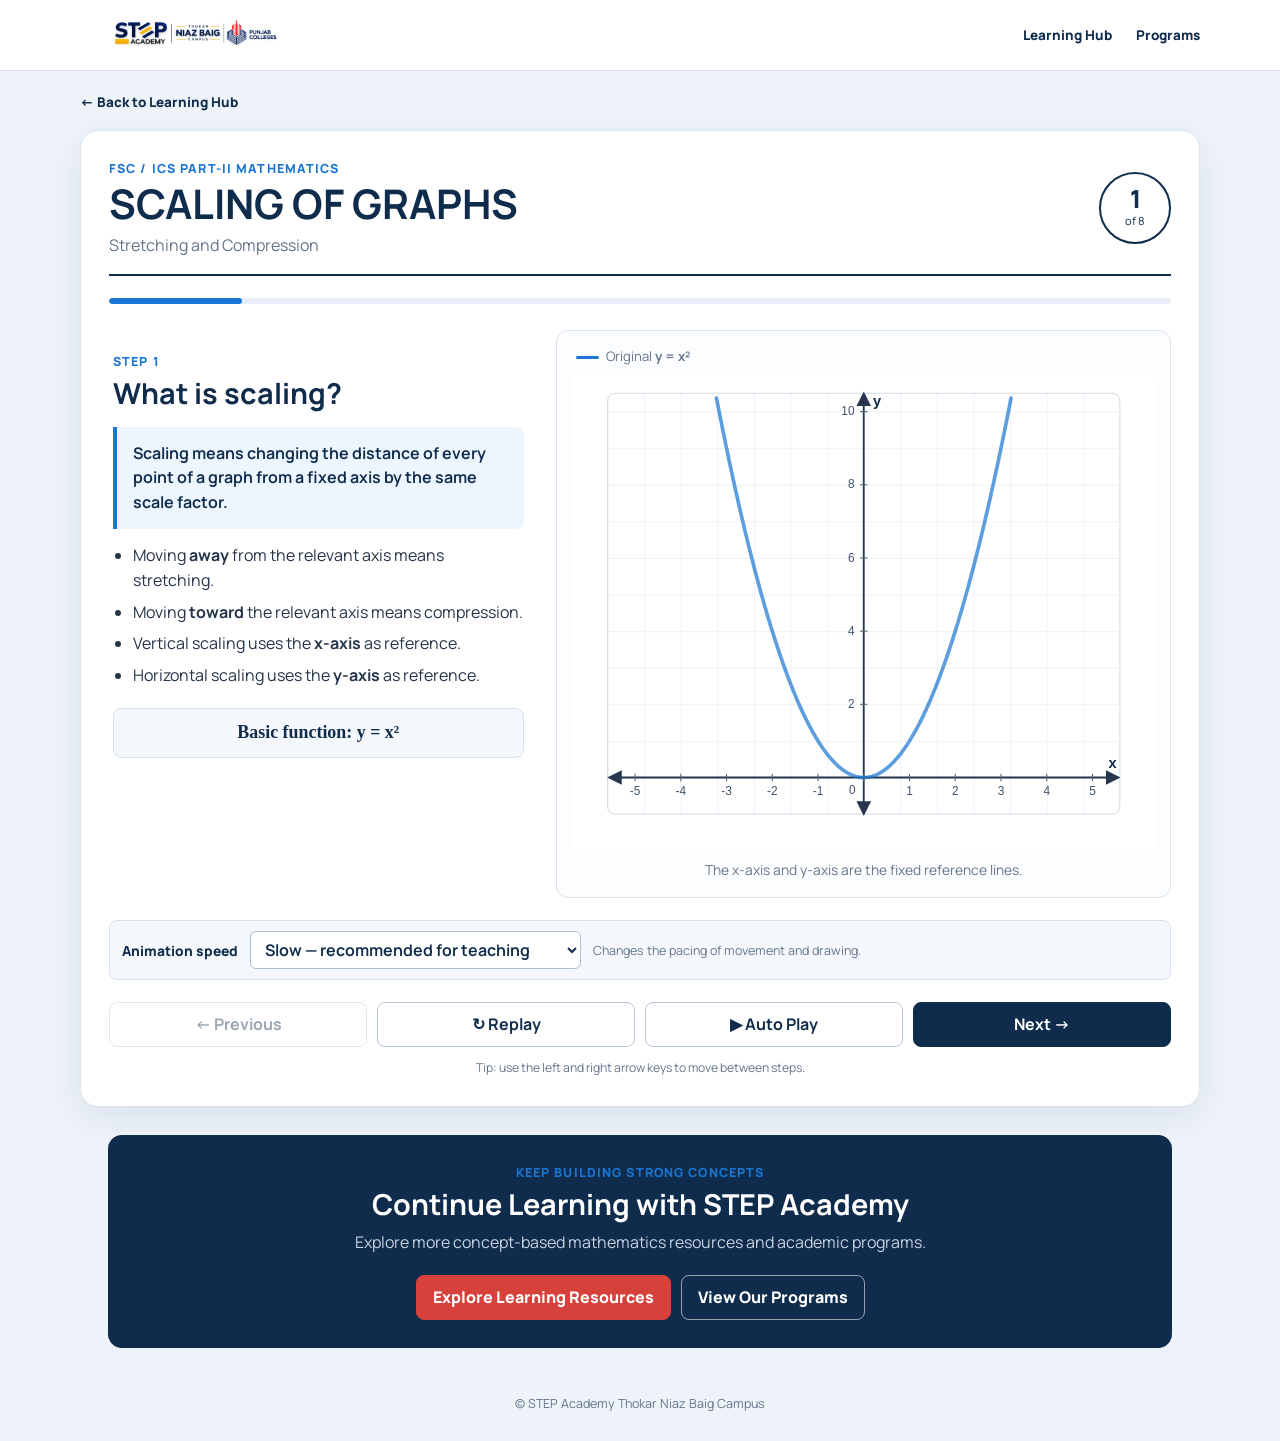
<file: learning/scaling-of-graphs/index.html>
<!doctype html>
<html lang="en">
<head>
  <meta charset="utf-8">
  <meta name="viewport" content="width=device-width, initial-scale=1">
  <meta name="description" content="Understand vertical and horizontal stretching and compression through an interactive graphical lesson by STEP Academy Thokar Niaz Baig Campus.">
  <meta name="robots" content="index,follow">
  <meta name="theme-color" content="#07152f">
  <link rel="canonical" href="https://stepacademythokar.pk/learning/scaling-of-graphs">
  <meta property="og:type" content="article">
  <meta property="og:title" content="Scaling of Graphs — Interactive Mathematics Lesson | STEP Academy Thokar">
  <meta property="og:description" content="Understand vertical and horizontal stretching and compression through an interactive graphical lesson by STEP Academy Thokar Niaz Baig Campus.">
  <meta property="og:url" content="https://stepacademythokar.pk/learning/scaling-of-graphs">
  <meta property="og:site_name" content="STEP Academy Thokar Niaz Baig">
  <title>Scaling of Graphs — Interactive Mathematics Lesson | STEP Academy Thokar</title>
  <link rel="preconnect" href="https://fonts.googleapis.com">
  <link rel="preconnect" href="https://fonts.gstatic.com" crossorigin>
  <link href="https://fonts.googleapis.com/css2?family=Manrope:wght@400;500;600;700;800&display=swap" rel="stylesheet">
  <link rel="stylesheet" href="lesson.css">
</head>
<body>
  <a class="skip-link" href="#lesson">Skip to lesson</a>
  <header class="resource-site-header">
    <div class="resource-nav">
      <a class="resource-brand" href="../../index.html" aria-label="STEP Academy Thokar Niaz Baig home">
        <img src="/assets/images/STEP-PGC-LOGO.png" alt="STEP Academy Thokar Niaz Baig Campus — A Project of Punjab Colleges">
      </a>
      <nav aria-label="Resource navigation">
        <a href="../../index.html#learning">Learning Hub</a>
        <a href="../../index.html#programs">Programs</a>
      </nav>
    </div>
  </header>
  <div class="resource-breadcrumb"><a href="../../index.html#learning">← Back to Learning Hub</a></div>
  <main class="lesson-shell" id="lesson">
    <header class="lesson-header">
      <div class="title-row">
        <div>
          <p class="eyebrow">FSc / ICS Part-II Mathematics</p>
          <h1>SCALING OF GRAPHS</h1>
          <p class="subtitle">Stretching and Compression</p>
        </div>
        <div class="step-badge" aria-live="polite"><span id="stepNumber">1</span><small>of 8</small></div>
      </div>
    </header>

    <div class="progress" aria-label="Lesson progress"><div id="progressFill"></div></div>

    <section class="board" aria-live="polite">
      <div class="explanation">
        <p class="step-kicker" id="stepKicker">Step 1</p>
        <h2 id="stepTitle"></h2>
        <div id="stepText"></div>
        <div class="equations" id="equations"></div>
        <div class="conclusion" id="conclusion"></div>
      </div>

      <div class="graph-card">
        <div class="graph-key" aria-label="Graph legend">
          <span><i class="key-line original"></i>Original <b>y = x²</b></span>
          <span id="transformedKey"><i class="key-line transformed"></i>Transformed <b id="transformedLabel"></b></span>
        </div>
        <svg id="graph" viewBox="0 0 640 520" role="img" aria-labelledby="graphTitle graphDesc">
          <title id="graphTitle">Coordinate graph illustrating scaling</title>
          <desc id="graphDesc">The original parabola y equals x squared and its transformation, with corresponding points and guides.</desc>
          <defs>
            <pattern id="smallGrid" width="40" height="40" patternUnits="userSpaceOnUse">
              <path d="M 40 0 L 0 0 0 40" fill="none" stroke="#dbe5ef" stroke-width="1"/>
            </pattern>
            <marker id="axisArrow" markerWidth="8" markerHeight="8" refX="4" refY="4" orient="auto-start-reverse">
              <path d="M0,0 L8,4 L0,8 Z" fill="#25364d"/>
            </marker>
            <marker id="moveArrow" markerWidth="8" markerHeight="8" refX="7" refY="4" orient="auto">
              <path d="M0,0 L8,4 L0,8 Z" fill="#d54b45"/>
            </marker>
          </defs>
          <rect class="plot-bg" x="40" y="20" width="560" height="460" rx="8"/>
          <g id="axes"></g>
          <g id="guides"></g>
          <path id="originalCurve" class="curve original-curve"/>
          <path id="transformedCurve" class="curve transformed-curve"/>
          <g id="trails"></g>
          <g id="points"></g>
          <g id="labels"></g>
        </svg>
        <p class="graph-hint" id="graphHint"></p>
      </div>
    </section>

    <div class="playback-settings">
      <label for="speedSelect">Animation speed</label>
      <select id="speedSelect" aria-describedby="speedHelp">
        <option value="slow" selected>Slow — recommended for teaching</option>
        <option value="normal">Normal</option>
        <option value="fast">Fast</option>
      </select>
      <span id="speedHelp">Changes the pacing of movement and drawing.</span>
    </div>
    <nav class="controls" aria-label="Lesson controls">
      <button id="previousBtn" type="button">← Previous</button>
      <button id="replayBtn" type="button">↻ Replay</button>
      <button id="autoBtn" type="button" aria-pressed="false">▶ Auto Play</button>
      <button id="nextBtn" class="primary" type="button">Next →</button>
    </nav>
    <p class="keyboard-tip">Tip: use the left and right arrow keys to move between steps.</p>
  </main>
  <section class="continue-learning" aria-labelledby="continueTitle">
    <p class="step-kicker">Keep building strong concepts</p>
    <h2 id="continueTitle">Continue Learning with STEP Academy</h2>
    <p>Explore more concept-based mathematics resources and academic programs.</p>
    <div class="continue-actions">
      <a href="../../index.html#learning">Explore Learning Resources</a>
      <a class="secondary" href="../../index.html#programs">View Our Programs</a>
    </div>
  </section>
  <footer class="resource-footer">© STEP Academy Thokar Niaz Baig Campus</footer>
  <script src="lesson.js"></script>
</body>
</html>
</file>
<file: learning/scaling-of-graphs/lesson.css>
:root {
  --navy: #102c4c;
  --blue: #1976d2;
  --red: #d6423b;
  --ink: #243449;
  --muted: #63758a;
  --line: #d8e2ec;
  --paper: #ffffff;
  --soft: #f4f8fc;
}

* { box-sizing: border-box; }
body {
  margin: 0;
  min-height: 100vh;
  color: var(--ink);
  background: #edf3f8;
  font-family: "Manrope", "Segoe UI", Arial, sans-serif;
  line-height: 1.55;
}

button { font: inherit; }
.skip-link { position: fixed; top: -60px; left: 16px; z-index: 999; padding: 10px 14px; color: var(--navy); background: white; border-radius: 8px; }
.skip-link:focus { top: 12px; }
.resource-site-header { position: sticky; top: 0; z-index: 50; background: rgba(255,255,255,.96); border-bottom: 1px solid #dce5ed; backdrop-filter: blur(14px); }
.resource-nav { width: min(1120px, calc(100% - 32px)); min-height: 70px; margin: auto; display: flex; align-items: center; justify-content: space-between; gap: 24px; }
.resource-brand { display: flex; align-items: center; }
.resource-brand img { display: block; width: 230px; height: 64px; object-fit: contain; }
.resource-nav nav { display: flex; align-items: center; gap: 24px; }
.resource-nav nav a, .resource-breadcrumb a { color: var(--navy); text-decoration: none; font-size: .84rem; font-weight: 800; }
.resource-nav nav a:hover, .resource-breadcrumb a:hover { color: var(--red); }
.resource-breadcrumb { width: min(1120px, calc(100% - 32px)); margin: 18px auto -12px; }
.lesson-shell {
  width: min(1120px, calc(100% - 32px));
  margin: 28px auto;
  padding: 28px;
  background: var(--paper);
  border: 1px solid #dce5ed;
  border-radius: 18px;
  box-shadow: 0 12px 35px rgba(16, 44, 76, .08);
}

.lesson-header { display: grid; justify-items: center; gap: 10px; padding-bottom: 16px; border-bottom: 2px solid var(--navy); }
.brand-logo { display: block; width: min(700px, 100%); height: auto; object-fit: contain; }
.title-row { width: 100%; display: flex; align-items: center; justify-content: space-between; gap: 24px; }
.eyebrow, .step-kicker { margin: 0 0 5px; color: var(--blue); font-size: .78rem; font-weight: 800; letter-spacing: .09em; text-transform: uppercase; }
h1 { margin: 0; color: var(--navy); font-size: clamp(1.75rem, 4vw, 2.55rem); line-height: 1.05; }
.subtitle { margin: 7px 0 0; color: var(--muted); font-size: 1rem; }
.step-badge { flex: 0 0 auto; width: 72px; height: 72px; border: 2px solid var(--navy); border-radius: 50%; display: grid; place-content: center; text-align: center; color: var(--navy); }
.step-badge span { font-size: 1.55rem; font-weight: 800; line-height: 1; }
.step-badge small { font-size: .7rem; }
.progress { height: 6px; margin: 22px 0 26px; overflow: hidden; border-radius: 99px; background: #e7eef5; }
.progress div { height: 100%; width: 12.5%; border-radius: inherit; background: var(--blue); transition: width .45s ease; }

.board { display: grid; grid-template-columns: minmax(270px, .85fr) minmax(440px, 1.25fr); gap: 28px; align-items: start; }
.explanation { min-height: 500px; padding: 22px 4px 10px; }
h2 { margin: 0 0 16px; color: var(--navy); font-size: clamp(1.35rem, 3vw, 1.8rem); line-height: 1.2; }
#stepText > p { margin: 0 0 13px; }
.definition { padding: 14px 16px; color: var(--navy); background: #edf6ff; border-left: 4px solid var(--blue); border-radius: 0 8px 8px 0; font-weight: 650; }
.lesson-list { margin: 14px 0 0; padding-left: 20px; }
.lesson-list li { margin: 7px 0; }
.equations { display: grid; gap: 8px; margin-top: 20px; }
.equation { padding: 10px 13px; overflow-wrap: anywhere; text-align: center; color: var(--navy); background: var(--soft); border: 1px solid var(--line); border-radius: 8px; font-family: Cambria, Georgia, serif; font-size: 1.12rem; font-weight: 700; }
.mapping { color: var(--red); border-color: #efc8c5; background: #fff6f5; }
.conclusion { margin-top: 18px; padding: 13px 15px; color: #24432b; background: #f0f8f1; border: 1px solid #cae3ce; border-radius: 8px; font-weight: 650; }
.note { display: block; margin-top: 10px; color: #654920; font-weight: 500; }
.summary-wrap { overflow-x: auto; }
.summary { width: 100%; border-collapse: collapse; font-size: .84rem; line-height: 1.35; }
.summary th, .summary td { padding: 8px 7px; text-align: left; border: 1px solid var(--line); }
.summary th { color: white; background: var(--navy); }
.summary td:nth-child(2), .summary td:nth-child(3) { white-space: nowrap; font-family: Cambria, Georgia, serif; }
.summary tbody tr:nth-child(even) { background: var(--soft); }

.graph-card { padding: 14px; background: #fbfdff; border: 1px solid var(--line); border-radius: 12px; }
.graph-key { min-height: 30px; display: flex; flex-wrap: wrap; gap: 10px 22px; align-items: center; padding: 0 5px 8px; color: var(--muted); font-size: .82rem; }
.key-line { display: inline-block; width: 23px; height: 3px; margin-right: 7px; vertical-align: middle; border-radius: 2px; }
.key-line.original { background: var(--blue); }
.key-line.transformed { background: var(--red); }
#graph { display: block; width: 100%; height: auto; background: white; border-radius: 8px; }
.plot-bg { fill: url(#smallGrid); stroke: #ccd9e5; }
.axis { stroke: #25364d; stroke-width: 2; marker-start: url(#axisArrow); marker-end: url(#axisArrow); }
.tick { stroke: #526579; stroke-width: 1.2; }
.axis-label, .tick-label { fill: #40546a; font-size: 13px; font-family: Arial, sans-serif; }
.axis-label { fill: var(--navy); font-size: 16px; font-weight: 700; }
.curve { fill: none; stroke-width: 4; stroke-linecap: round; stroke-linejoin: round; }
.original-curve { stroke: var(--blue); opacity: .7; }
.transformed-curve { stroke: var(--red); }
.guide { stroke: #8094a8; stroke-width: 1.5; stroke-dasharray: 6 6; opacity: .85; }
.trail { stroke: var(--red); stroke-width: 2; stroke-dasharray: 5 5; marker-end: url(#moveArrow); }
.point-original { fill: white; stroke: var(--blue); stroke-width: 3; }
.point-transformed { fill: var(--red); stroke: white; stroke-width: 2; }
.point-label { paint-order: stroke; stroke: white; stroke-width: 4px; stroke-linejoin: round; font-size: 12px; font-family: Arial, sans-serif; font-weight: 700; }
.label-original { fill: #0e65b9; }
.label-transformed { fill: #b62f2a; }
.graph-hint { min-height: 24px; margin: 9px 4px 0; color: var(--muted); font-size: .86rem; text-align: center; }

.controls { display: grid; grid-template-columns: repeat(4, 1fr); gap: 10px; margin-top: 22px; }
.controls button { min-height: 44px; padding: 9px 14px; color: var(--navy); background: white; border: 1px solid #b9c8d7; border-radius: 8px; font-weight: 700; cursor: pointer; transition: background .2s, transform .2s, border-color .2s; }
.controls button:hover:not(:disabled) { background: #f0f6fb; border-color: #8198ae; transform: translateY(-1px); }
.controls .primary { color: white; background: var(--navy); border-color: var(--navy); }
.controls .primary:hover:not(:disabled) { background: #173d65; }
.controls button:disabled { opacity: .42; cursor: not-allowed; }
.controls button[aria-pressed="true"] { color: white; background: var(--red); border-color: var(--red); }
.keyboard-tip { margin: 12px 0 0; color: var(--muted); font-size: .76rem; text-align: center; }
.playback-settings { display: flex; flex-wrap: wrap; align-items: center; gap: 8px 12px; margin-top: 22px; padding: 10px 12px; background: var(--soft); border: 1px solid var(--line); border-radius: 8px; }
.playback-settings label { color: var(--navy); font-size: .86rem; font-weight: 800; }
.playback-settings select { min-height: 38px; max-width: 100%; padding: 6px 34px 6px 10px; color: var(--navy); background: white; border: 1px solid #aebfd0; border-radius: 6px; font: inherit; font-weight: 650; }
.playback-settings span { color: var(--muted); font-size: .78rem; }

.write-in { animation: writeIn .65s ease both; }
.curve-draw { animation: curveDraw 3s ease-in-out both; }
.selected-point { fill: #dceeff; stroke: var(--blue); stroke-width: 4; animation: pointPulse .85s ease-in-out infinite alternate; }
.reference-point { fill: var(--blue); stroke: white; stroke-width: 1.5; opacity: .34; transition: r .25s, opacity .25s; }
.moving-point { fill: var(--red); stroke: white; stroke-width: 2.5; }
.guide, .trail { animation: lineReveal .45s ease both; }
.staged-equation { visibility: hidden; opacity: 0; transform: translateY(6px); }
.staged-equation.revealed { visibility: visible; opacity: 1; transform: none; transition: opacity .45s ease, transform .45s ease; }
@keyframes writeIn { from { opacity: 0; transform: translateY(7px); } to { opacity: 1; transform: none; } }
@keyframes curveDraw { from { stroke-dasharray: 1500; stroke-dashoffset: 1500; } to { stroke-dasharray: 1500; stroke-dashoffset: 0; } }
@keyframes pointPulse { from { r: 6; filter: drop-shadow(0 0 0 rgba(25,118,210,0)); } to { r: 8; filter: drop-shadow(0 0 4px rgba(25,118,210,.55)); } }
@keyframes lineReveal { from { opacity: 0; stroke-dashoffset: 18; } to { opacity: .9; stroke-dashoffset: 0; } }
@media (prefers-reduced-motion: reduce) { *, *::before, *::after { animation-duration: .01ms !important; transition-duration: .01ms !important; } }

.continue-learning { width: min(1064px, calc(100% - 32px)); margin: 0 auto 28px; padding: 28px; text-align: center; color: white; background: var(--navy); border-radius: 14px; }
.continue-learning h2 { margin-bottom: 8px; color: white; }
.continue-learning > p:not(.step-kicker) { margin: 0; color: #c7d2df; }
.continue-actions { display: flex; justify-content: center; flex-wrap: wrap; gap: 10px; margin-top: 20px; }
.continue-actions a { min-height: 42px; display: inline-flex; align-items: center; padding: 9px 16px; color: white; background: var(--red); border: 1px solid var(--red); border-radius: 8px; text-decoration: none; font-weight: 800; }
.continue-actions a.secondary { background: transparent; border-color: rgba(255,255,255,.55); }
.resource-footer { padding: 18px 16px 28px; color: var(--muted); text-align: center; font-size: .78rem; }

@media (max-width: 820px) {
  .lesson-shell { width: min(700px, calc(100% - 18px)); margin: 9px auto; padding: 18px; border-radius: 12px; }
  .board { grid-template-columns: 1fr; gap: 15px; }
  .explanation { min-height: 0; padding-top: 4px; }
  .graph-card { padding: 8px; }
  .controls { grid-template-columns: 1fr 1fr; }
  .playback-settings span { flex-basis: 100%; }
}
@media (max-width: 460px) {
  .resource-nav { min-height: 58px; width: calc(100% - 18px); gap: 10px; }
  .resource-brand img { width: 172px; height: 52px; object-fit: contain; }
  .resource-nav nav { gap: 10px; }
  .resource-nav nav a { font-size: .68rem; }
  .resource-nav nav a:last-child { display: none; }
  .resource-breadcrumb { width: calc(100% - 18px); margin-top: 12px; }
  .lesson-header { gap: 8px; padding-bottom: 12px; }
  .brand-logo { width: 100%; height: auto; margin-inline: auto; object-fit: contain; }
  .title-row { align-items: flex-start; }
  .step-badge { width: 58px; height: 58px; }
  .graph-key { gap: 6px 14px; }
  .equation { font-size: 1rem; }
  .keyboard-tip { display: none; }
  .continue-learning { width: calc(100% - 18px); padding: 22px 16px; }
  .continue-actions { display: grid; }
}
</file>
